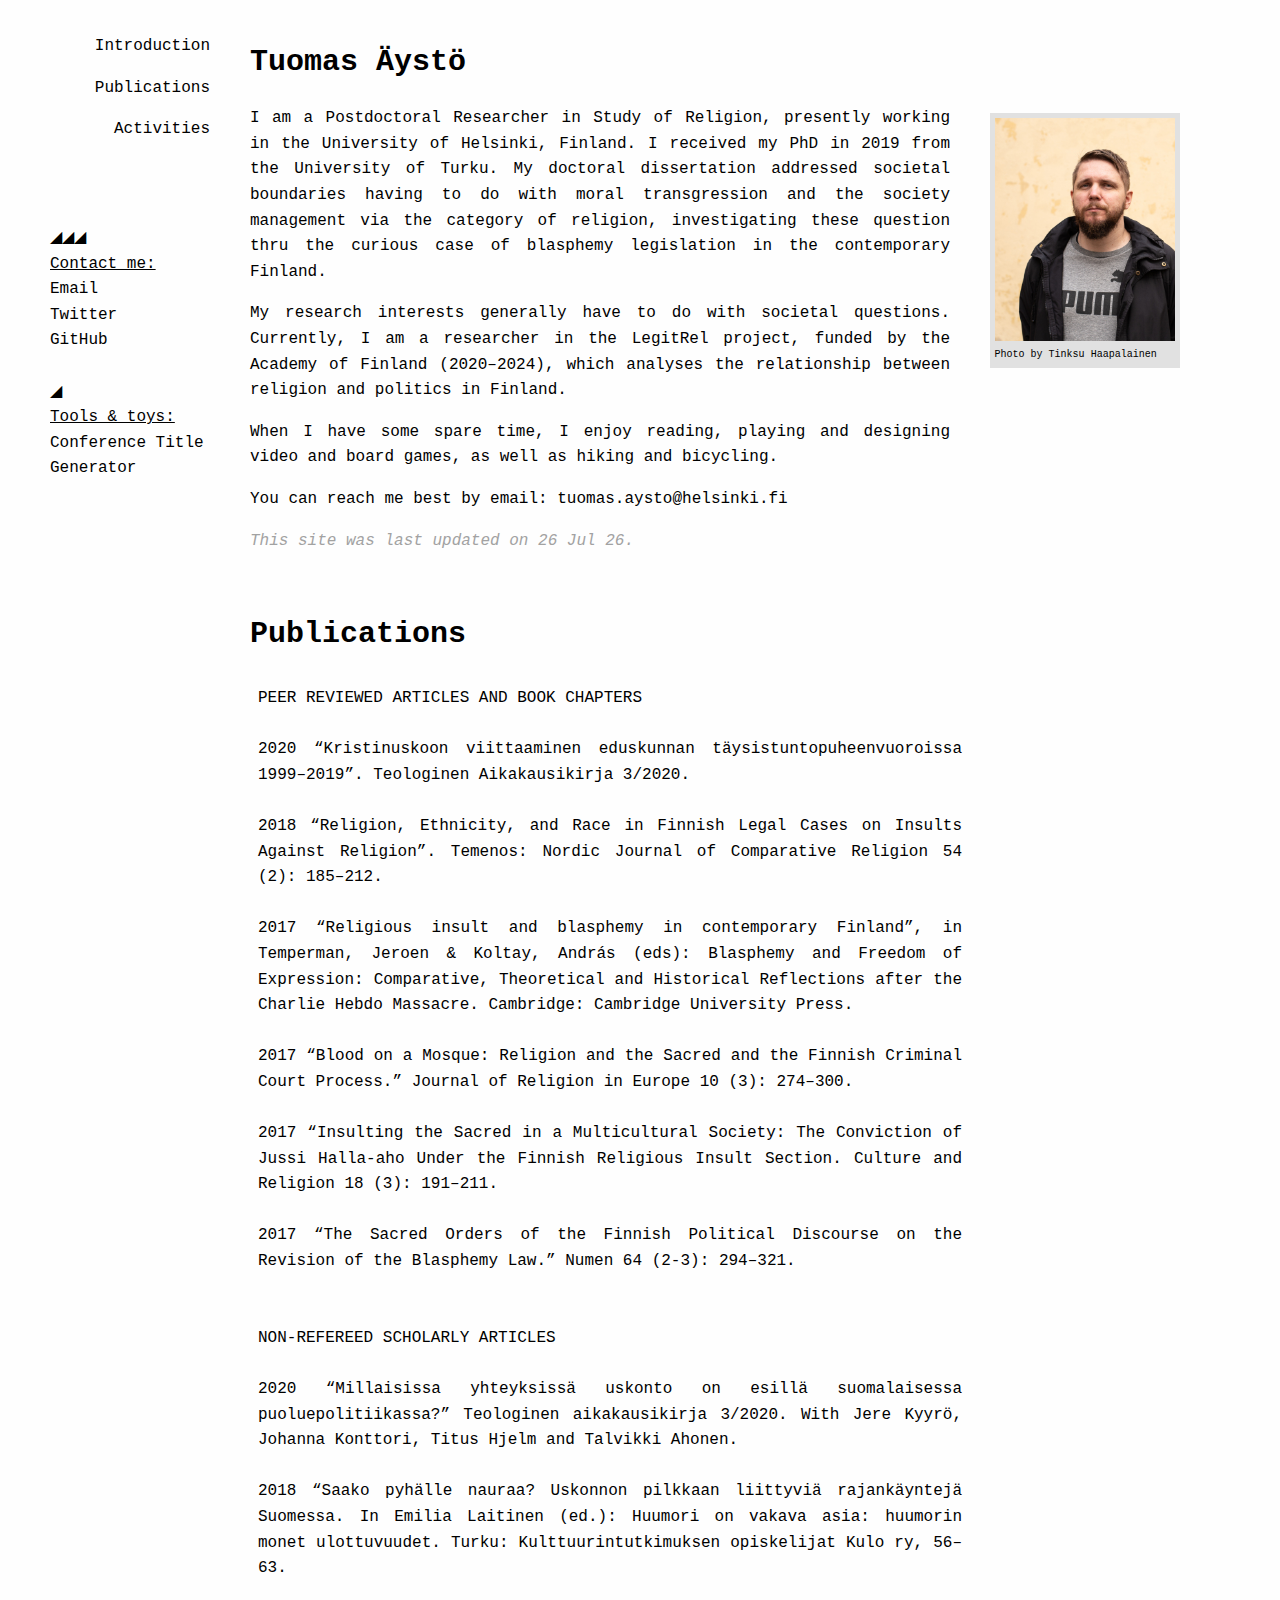
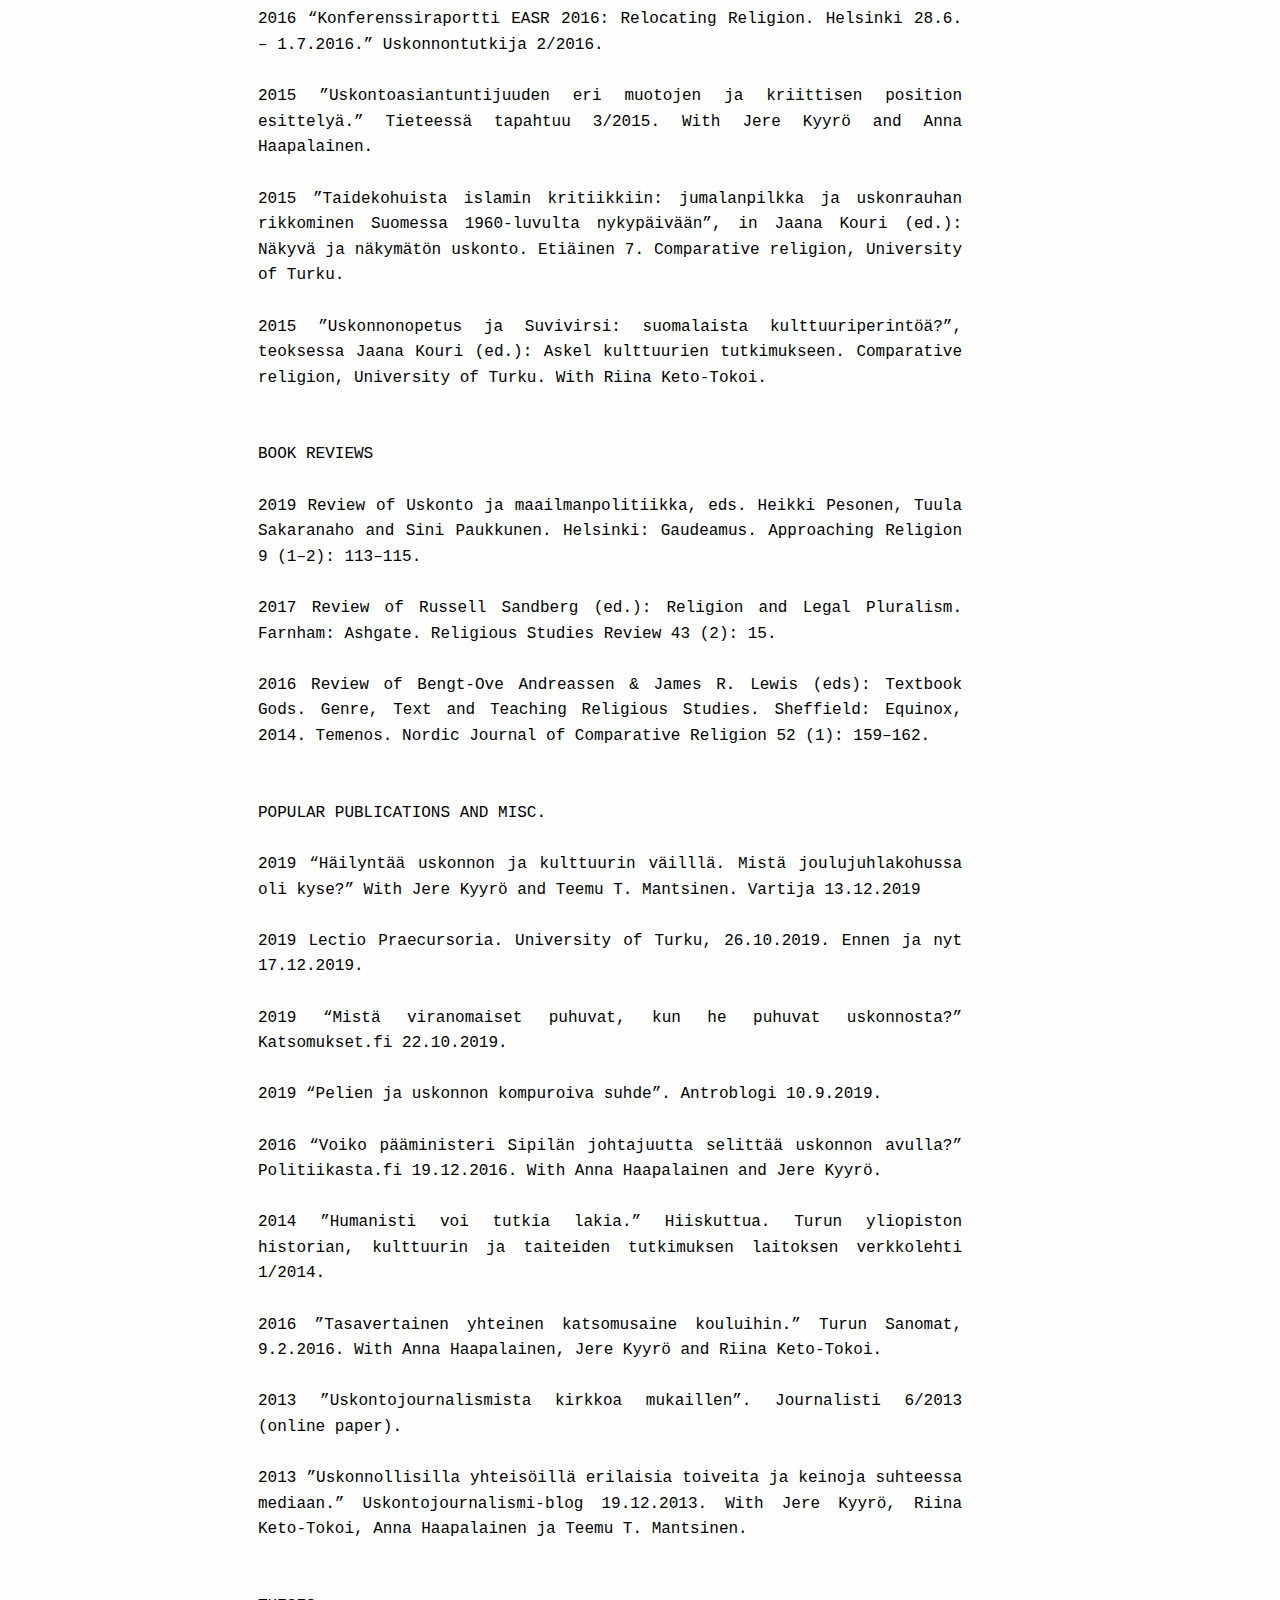
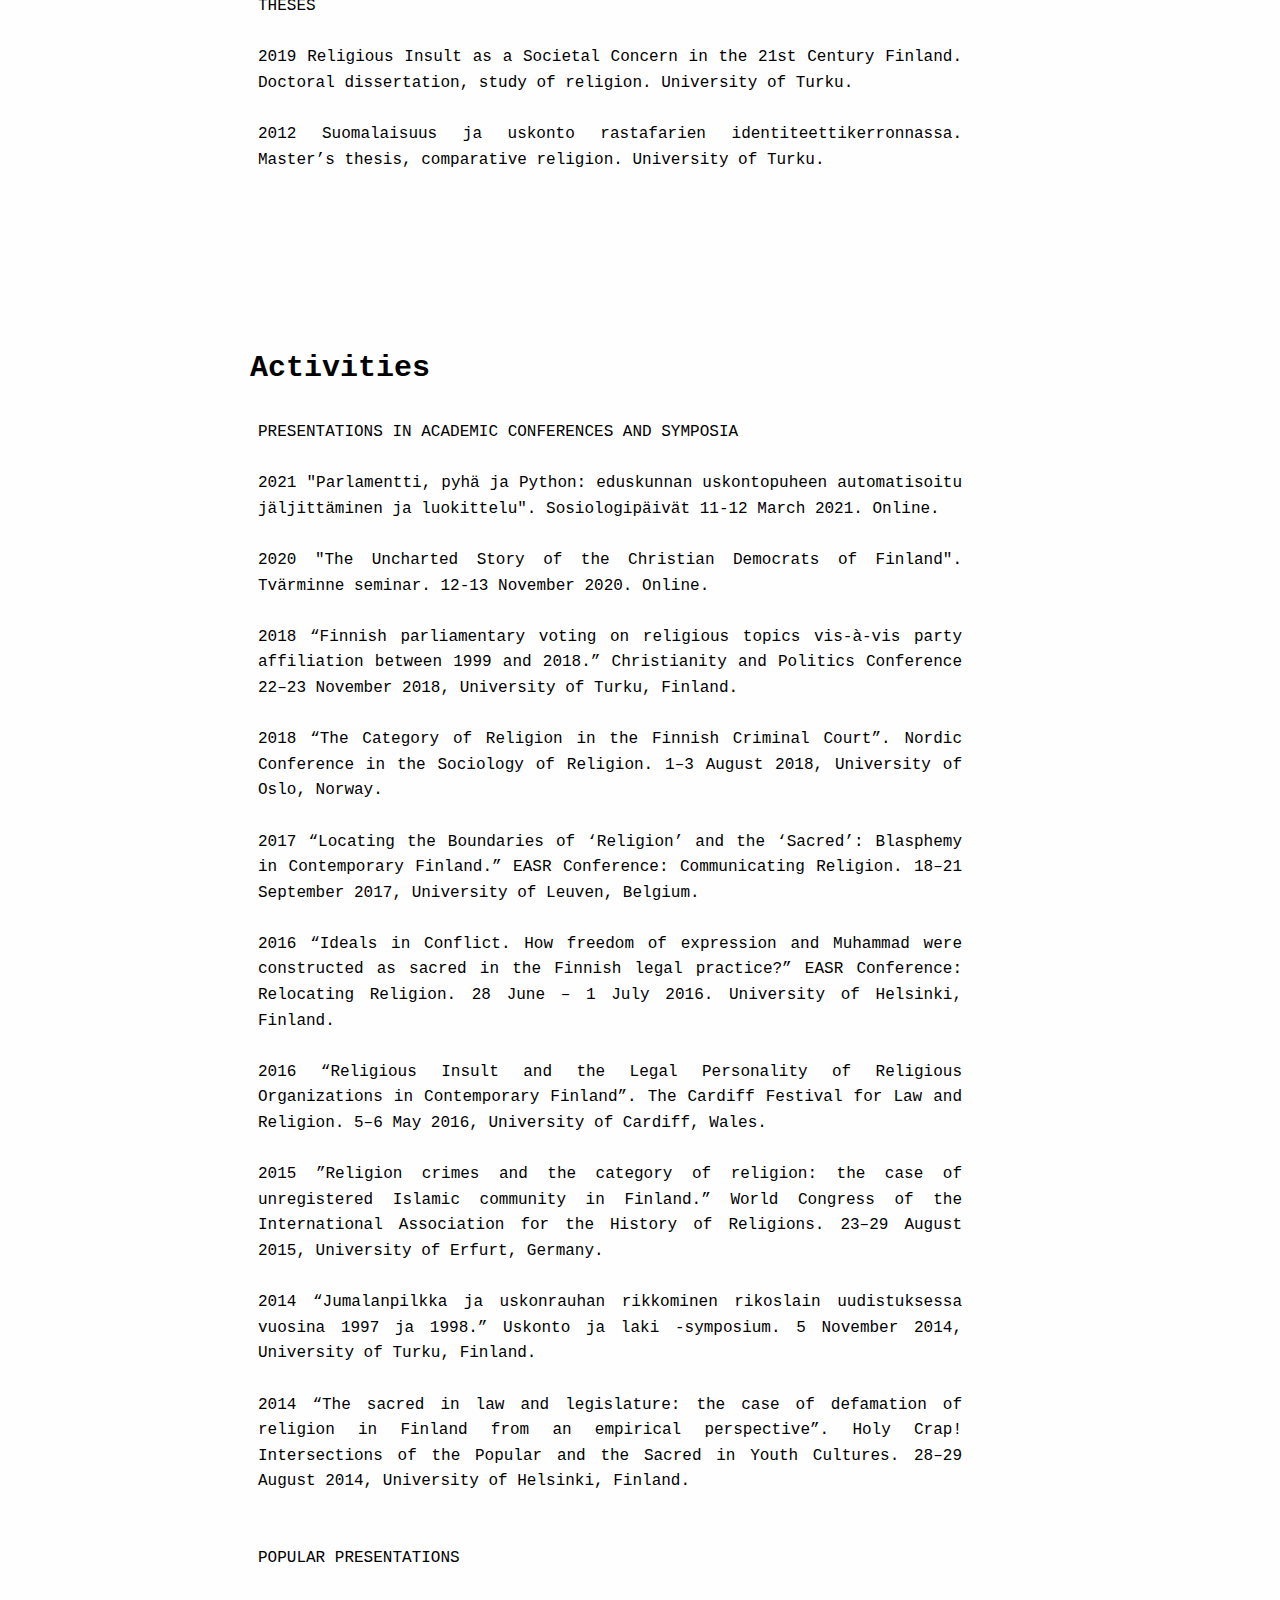
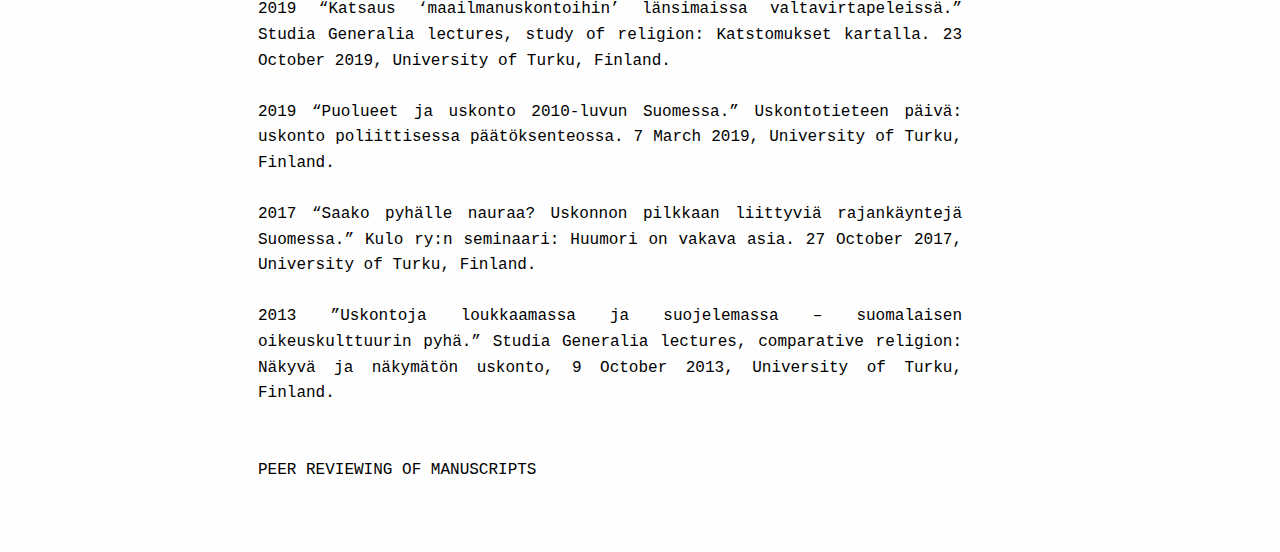
<file: index.html>
<!doctype html>

<html lang="en">
<head>
  <meta charset="utf-8">

  <title>Tuomas Äystö</title>
  <meta name="author" content="Tuomas Äystö">
  <meta name="decription" content="Personal homepage of Tuomas Äystö, researcher in study of religion.">

    <style>

    body {
        font: 16px Monaco, monospace;
        background-color: #fefefe;
        color: #000000;
        
        }

    a {
        color: #000000;
        text-decoration: none;
        }      

    a:hover {
        background-color: #c9c9c9;  
        }      

    h1 {
        font-size: 30px;
        }


    .general {
        margin: auto;
        width: 1200px;
        line-height: 1.6;
        }

    .menu {
        display: inline-block;
        background-color: #fefefe;
        padding-top: 10px;
        padding-left: 10px;
        padding-right: 10px;
        padding-bottom: 10px;
        text-align: right;
        width: 160px;
        position: fixed;
        overflow-x: hidden;
        vertical-align: top;
        }

    .photo {
        display: inline-block;
        background-color: #e1e1e1;
        padding-top: 5px;
        padding-left: 5px;
        padding-right: 5px;
        padding-bottom: 5px;
        text-align: left;
        width: 180px;
        vertical-align: top;
        margin-top: 105px;
        font-size: 10px;
        }

    img.pic {
        height: 100%;
        width: 100%;
        }


    .intro {
        display: inline-block;
        background-color: #fefefe;
        padding-top: 10px;
        padding-left: 10px;
        padding-right: 30px;
        padding-bottom: 10px;
        text-align: left;
        width: 700px;
        margin-left: 200px;
        text-align: justify;
        text-justify: inter-word;
        vertical-align: top;      
        }

    .publications {
        display: block;
        background-color: #fefefe;
        padding-top: 10px;
        padding-left: 10px;
        padding-right: 30px;
        padding-bottom: 10px;
        text-align: left;
        width: 60%;
        margin-left: 200px;
        text-align: justify;
        text-justify: inter-word;
        }

    .activities {
        display: block;
        background-color: #fefefe;
        padding-top: 10px;
        padding-left: 10px;
        padding-right: 30px;
        padding-bottom: 10px;
        text-align: left;
        width: 60%;
        margin-left: 200px;
        text-align: justify;
        text-justify: inter-word;
        }


    iframe {
        width: 720px;
        }


    .publications-data {
        height: 2800px;
        }

    .activities-data {
        height: 1700px;    
        }

    </style>

     
    
</head>

<body>


<div class="general">

<div class="menu">
    
    <p><a href="#intro">Introduction</a></p>
<p><a href="#publications">Publications</a></p>
<p><a href="#activities">Activities</a></p>
<br><br/>

<p style="text-align: left !important;">
◢◢◢<br>    
  <u>Contact me:</u><br>
    <a href = "mailto: tuomas.aysto@helsinki.fi">Email</a><br>
    <a href="https://twitter.com/TuomasAysto">Twitter</a><br>
    <a href="https://github.com/tuomasaysto">GitHub</a><br>
<br>  
◢<br>
  <u>Tools & toys:</u><br>
<a href="https://tuomasaysto.github.io/confnamegen.html">Conference Title Generator</a>
  
</p>    
    
</div>
       
<div class="intro">
  <h1 id="intro">Tuomas Äystö</h1>
  <p>I am a Postdoctoral Researcher in Study of Religion, presently working in the University of Helsinki, Finland. I received my PhD in 2019 from the University of Turku. My doctoral dissertation addressed societal boundaries having to do with moral transgression and the society management via the category of religion, investigating these question thru the curious case of blasphemy legislation in the contemporary Finland.</p>

<p>My research interests generally have to do with societal questions. Currently, I am a researcher in the LegitRel project, funded by the Academy of Finland (2020–2024), which analyses the relationship between religion and politics in Finland.</p>

<p>When I have some spare time, I enjoy reading, playing and designing video and board games, as well as hiking and bicycling.</p>
    
    <p>You can reach me best by email: tuomas.aysto@helsinki.fi </p>

    <p style="color: #a2a2a2; font-style: italic !important;">

    <script 
  type="text/JavaScript" 
  language="JavaScript">
<!-- 
function date_ddmmmyy(date)
{
  var d = date.getDate();
  var m = date.getMonth() + 1;
  var y = date.getYear();

  if(y >= 2000)
  {
    y -= 2000;
  }
  if(y >= 100)
  {
    y -= 100;
  }

  var mmm = 
    ( 1==m)?'Jan':( 2==m)?'Feb':(3==m)?'Mar':
    ( 4==m)?'Apr':( 5==m)?'May':(6==m)?'Jun':
    ( 7==m)?'Jul':( 8==m)?'Aug':(9==m)?'Sep':
    (10==m)?'Oct':(11==m)?'Nov':'Dec';

  return "" +
    (d<10?"0"+d:d) + " " +
    mmm + " " +
    (y<10?"0"+y:y) +".";
}


function date_lastmodified()
{
  var lmd = document.lastModified;
  var s   = "Unknown";
  var d1;

  if(0 != (d1=Date.parse(lmd)))
  {
    s = "" + date_ddmmmyy(new Date(d1));
  }

  return s;
}

document.write( 
  "This site was last updated on " + 
  date_lastmodified() );

</script>
</p>    
    
</div>
    
<div class="photo"><img class="pic" src="pic.jpg"><br>Photo by Tinksu Haapalainen</div>


<div class="publications">
    <h1 id="publications">Publications</h1>
    <p>
    <iframe class="publications-data" src="publications.html" frameborder="0"></iframe>
    </p>
    
    </div>


    
    
<div class="activities">
    <h1 id="activities">Activities</h1>
<p>
    <iframe class="activities-data" src="activities.html" frameborder="0"></iframe>
    </p></div>    
    
    

</div>  
    
    
</body>
</html>
</file>
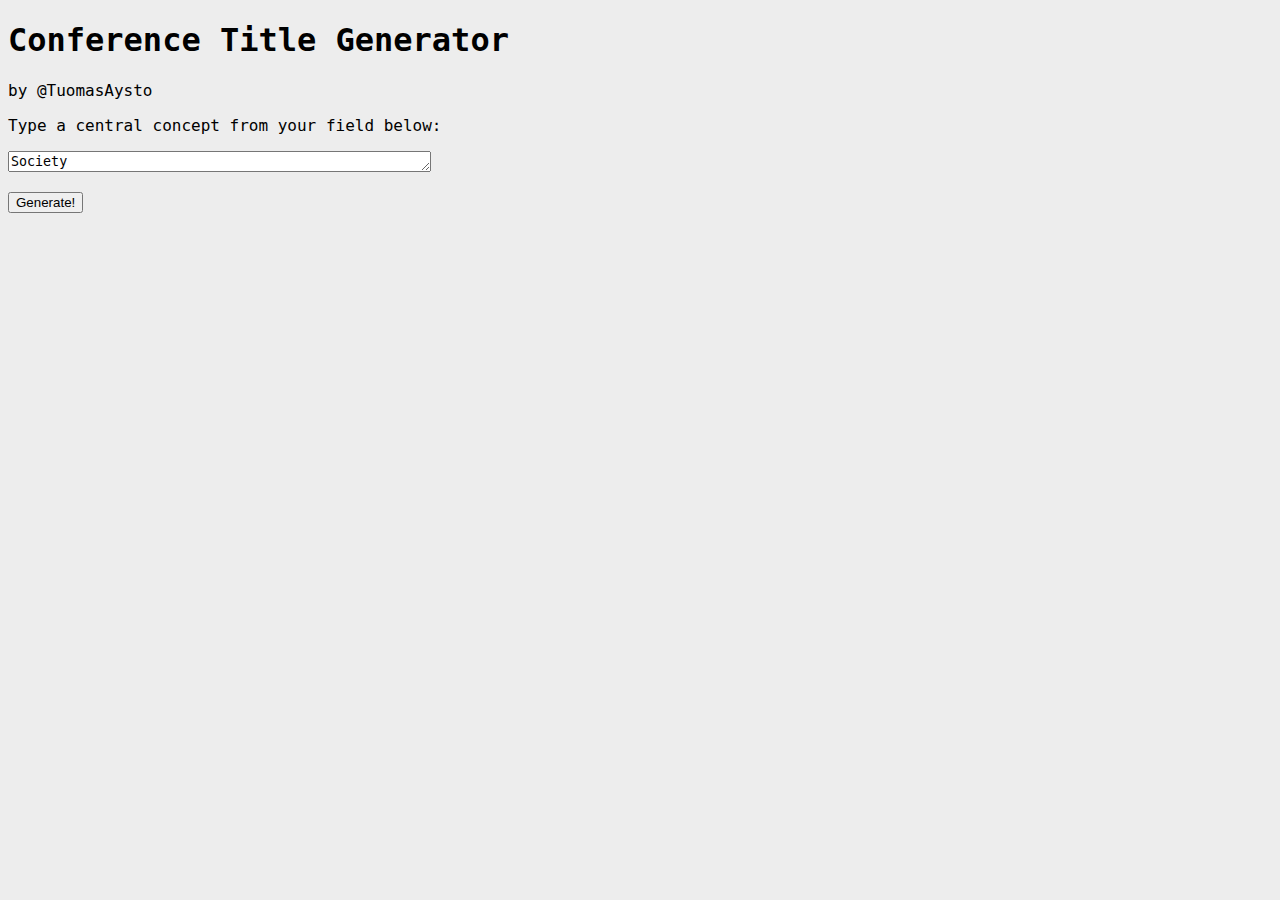
<file: confnamegen.html>
<!DOCTYPE html>
<html>
  <head>
    <meta charset="utf-8">
    <meta name="viewport" content="width=device-width">
    <title>Conference Title Generator</title>

  </head>

<style>
body {
	font: 16px Monaco, monospace;
	background-color: #ededed;	
	}

footer {
	padding-top: 250px;

}

#tulos {
	font: 64px Monaco, monospace;
	color: #ff02c075;
	font-weight: 900;
	text-transform: uppercase;
	}
</style>

    <script 
  type="text/JavaScript" 
  language="JavaScript">

function generate() {

	var alkuosa = ["Reconnecting", "Reconfiguring", "Ambient", "Ubiquitous", "Arguing", "Developments in", "Past and Present of", "Interrogating", "Foundational ideas of", "Visible and Invisible", "Excluding", "Locating", "Representing", "Illuminating", "Determining", "Calculating", "Estimating", "Future of", "Pursuing", "Declining", "New positions in", "Prevailing Trends of the", "End of", "Resilience of", "Scrutinizing", "The Lasting Appeal of", "Transformations in", "Popular", "Politicians and", "Critical Aproaches to", "Rethinking", "Imagining", "Structure of", "Assessing", "New and old ideas in", "paradigmatic", "Boundaries of", "The consensual", "Abandoning the field of", "The private sector and", "Media representations of", "Historical perspectives on", "Data science and", "Quantitative methods in", "Qualitative methods in", "Theory and", "Conceptual foundations of", "The new generations and", "academic publishing and", "The fringes of", "careers in", "elevating"]

	var concept =  document.getElementById("concept").value;

	document.getElementById('johdatus').innerHTML = "A title for conference:";

	document.getElementById('tulos').innerHTML = alkuosa[Math.floor(Math.random()*alkuosa.length)]+ " "+ concept;
}

  </script>
  <body>
<p><h1>
Conference Title Generator
</h1>	</p>

  <p>by @TuomasAysto</p>

	<p>
	<label for="concept">Type a central concept from your field below:</label></p>

<textarea id="concept" name="concept" rows="1" cols="50">
Society
</textarea>
<p>
<button onclick="generate()">Generate!</button>
</p>
<p>
<div id="johdatus"></div>
</p>


<p>
<div id="tulos">
</div>
</p>





  </body>
</html>
</file>
